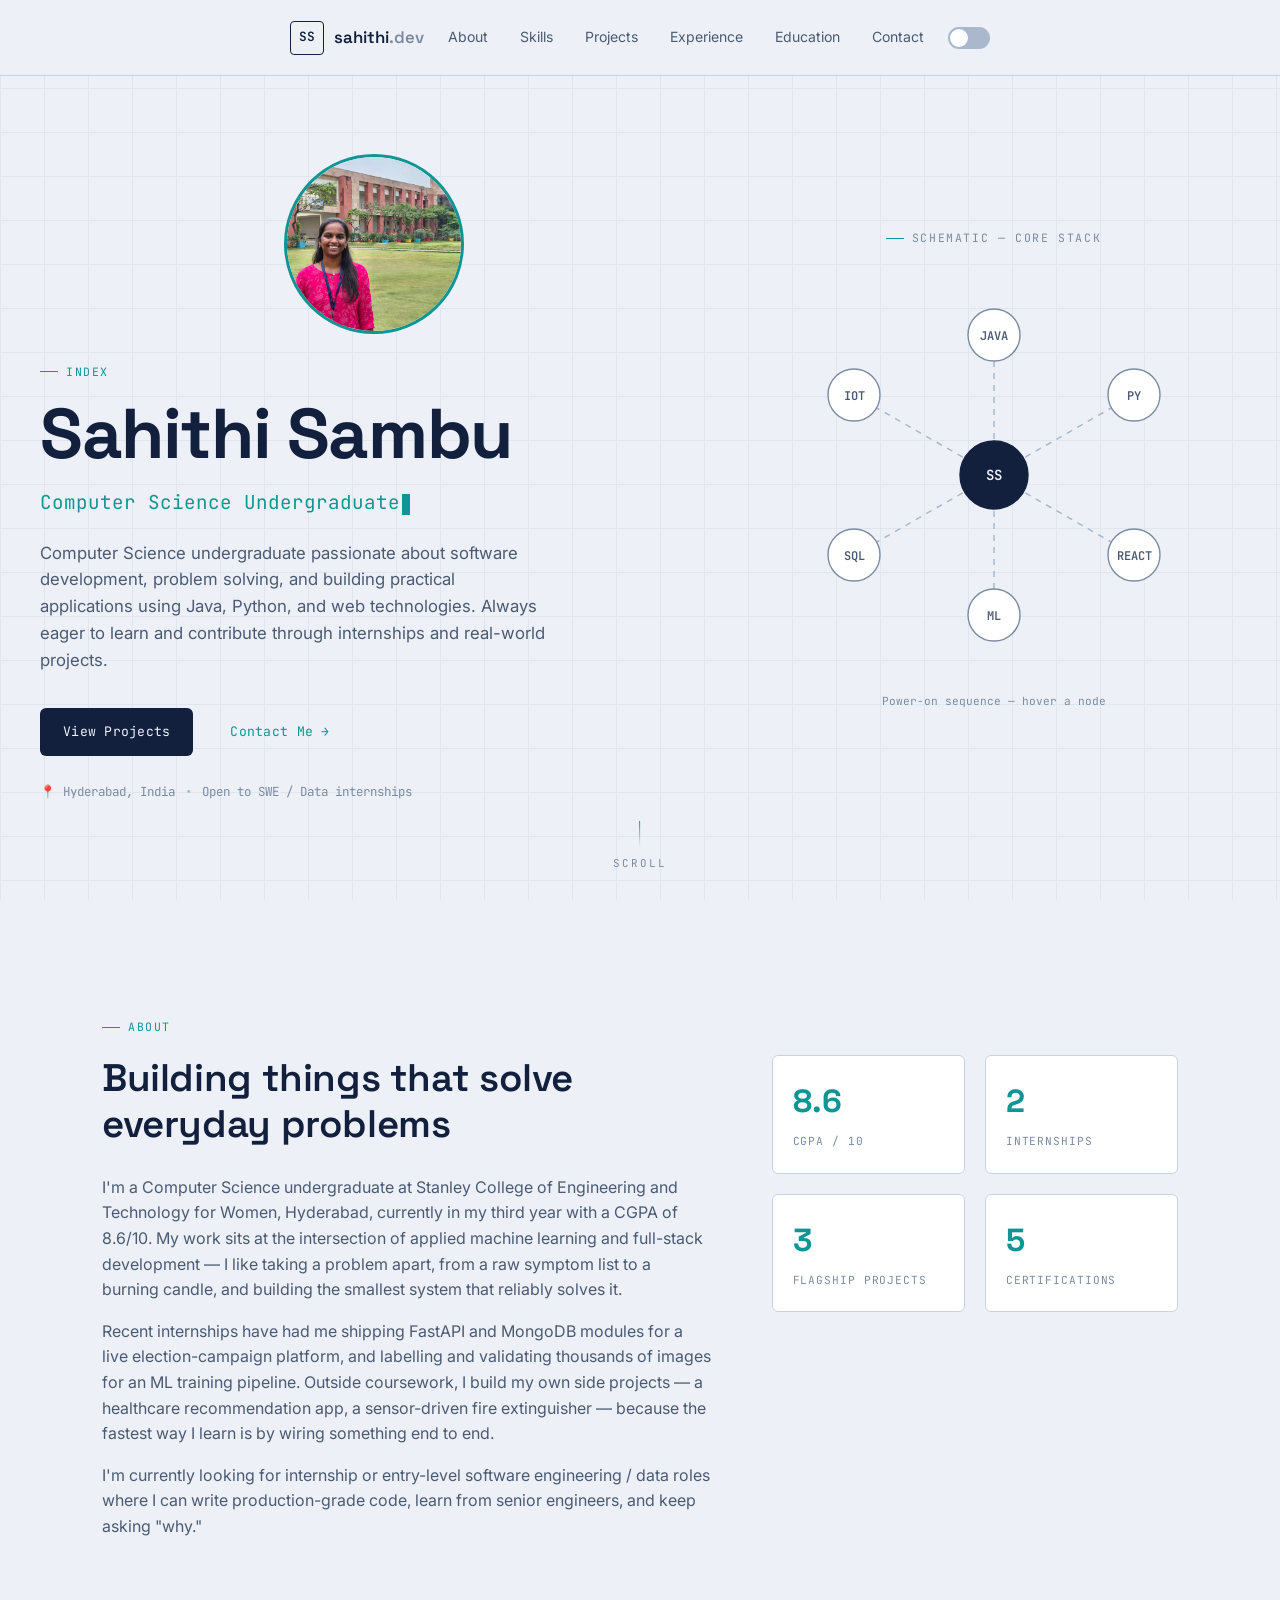
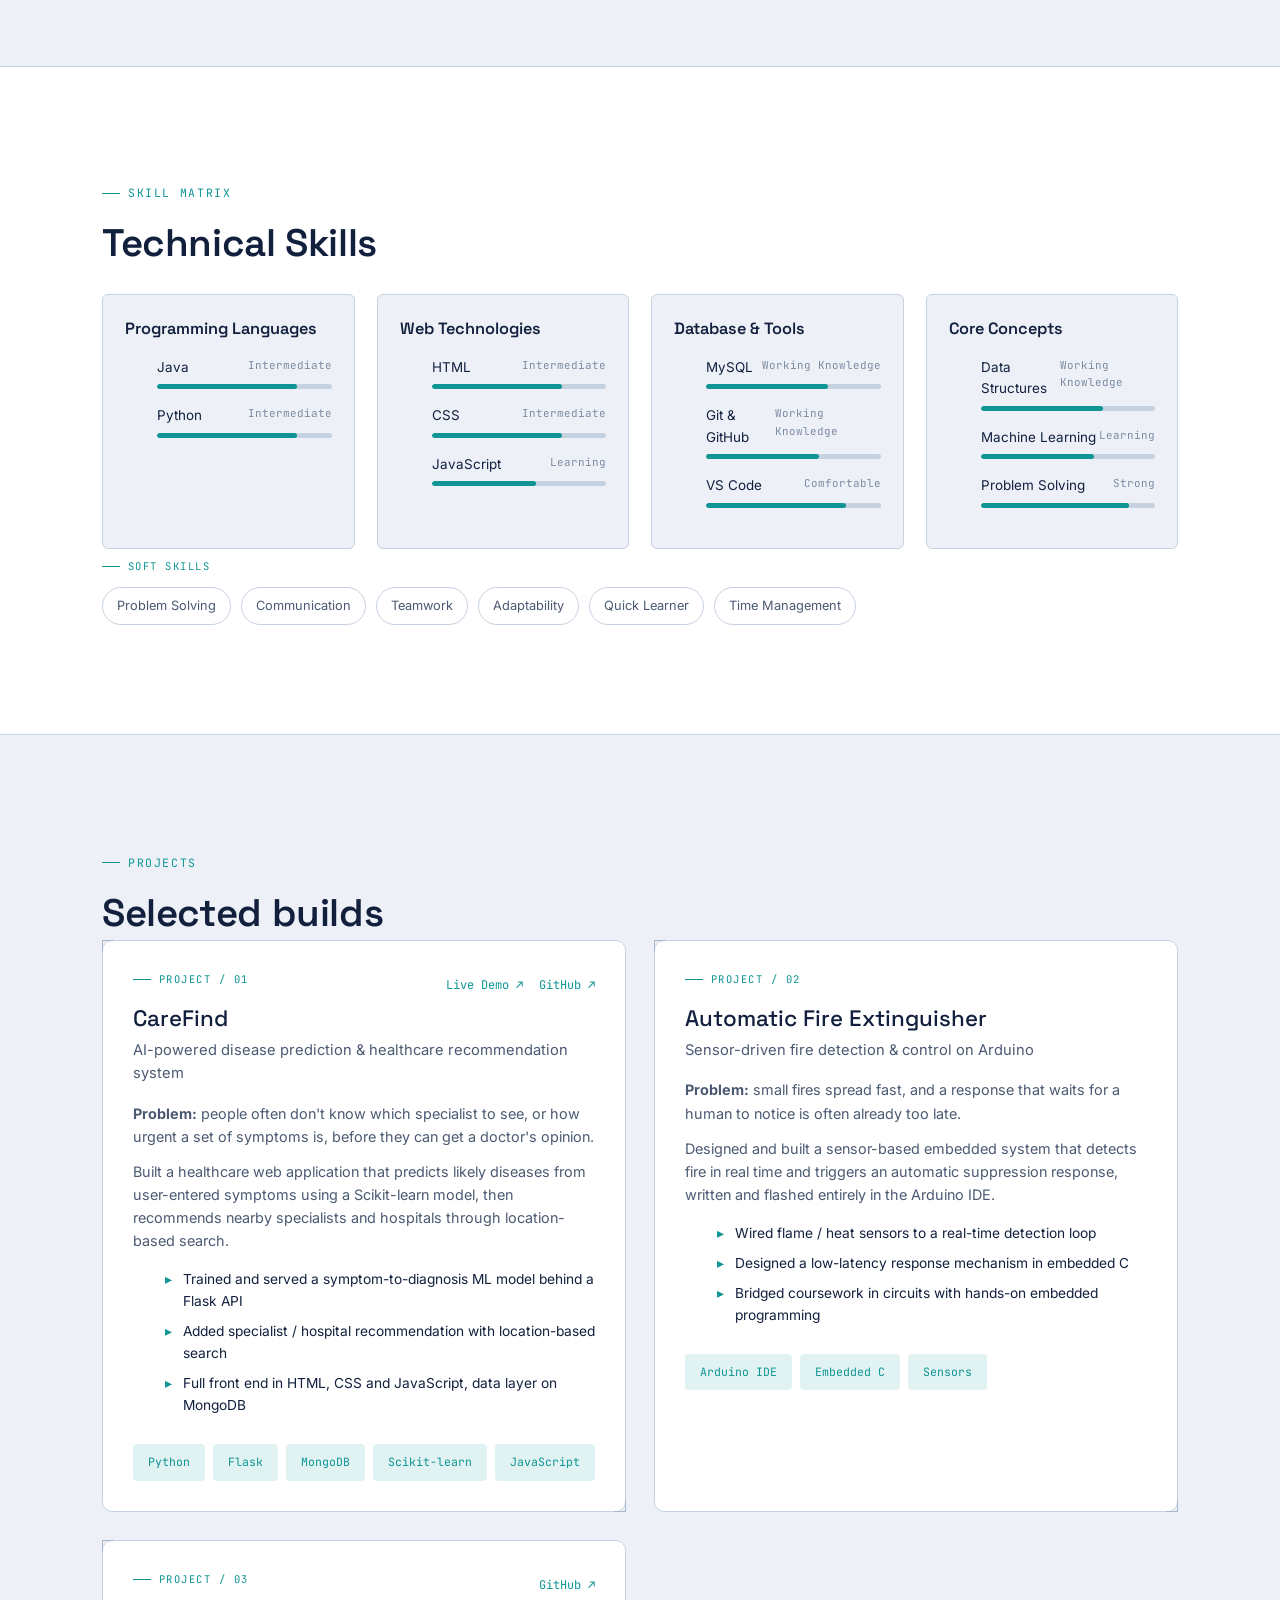
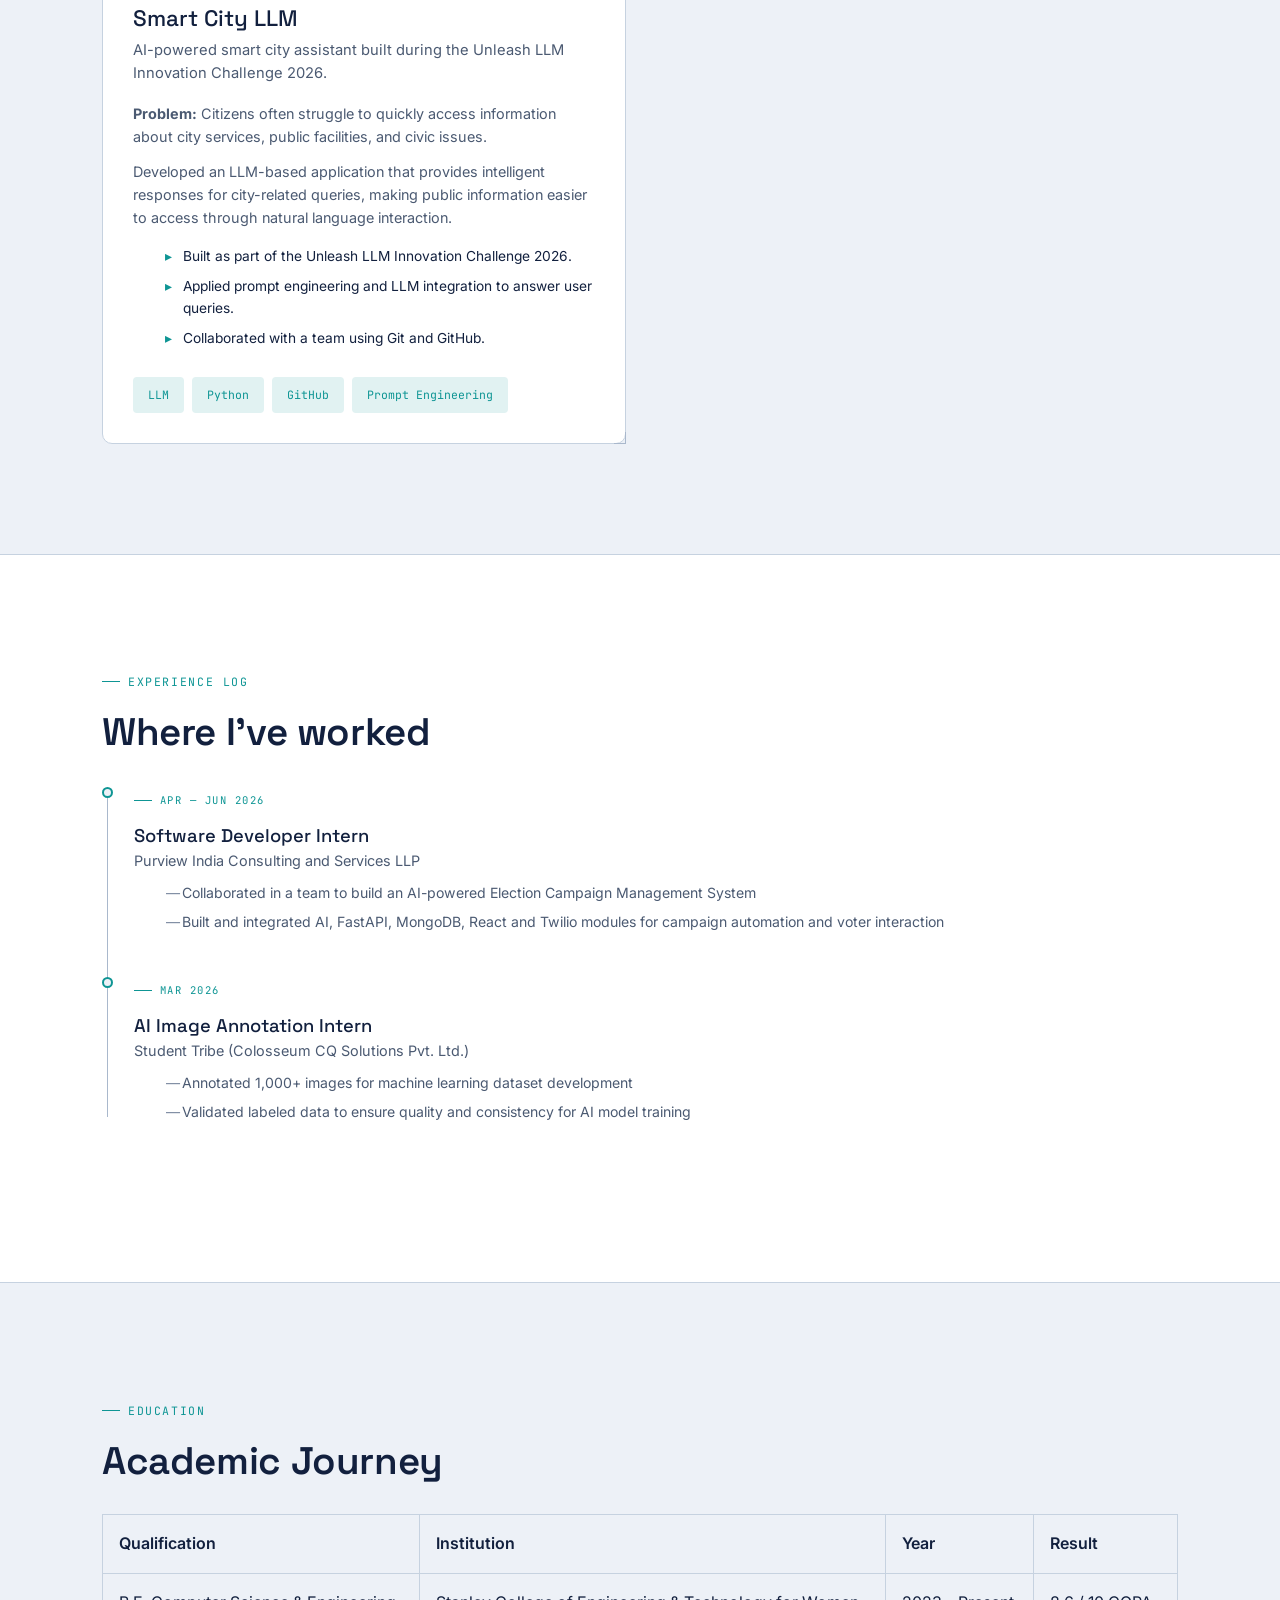
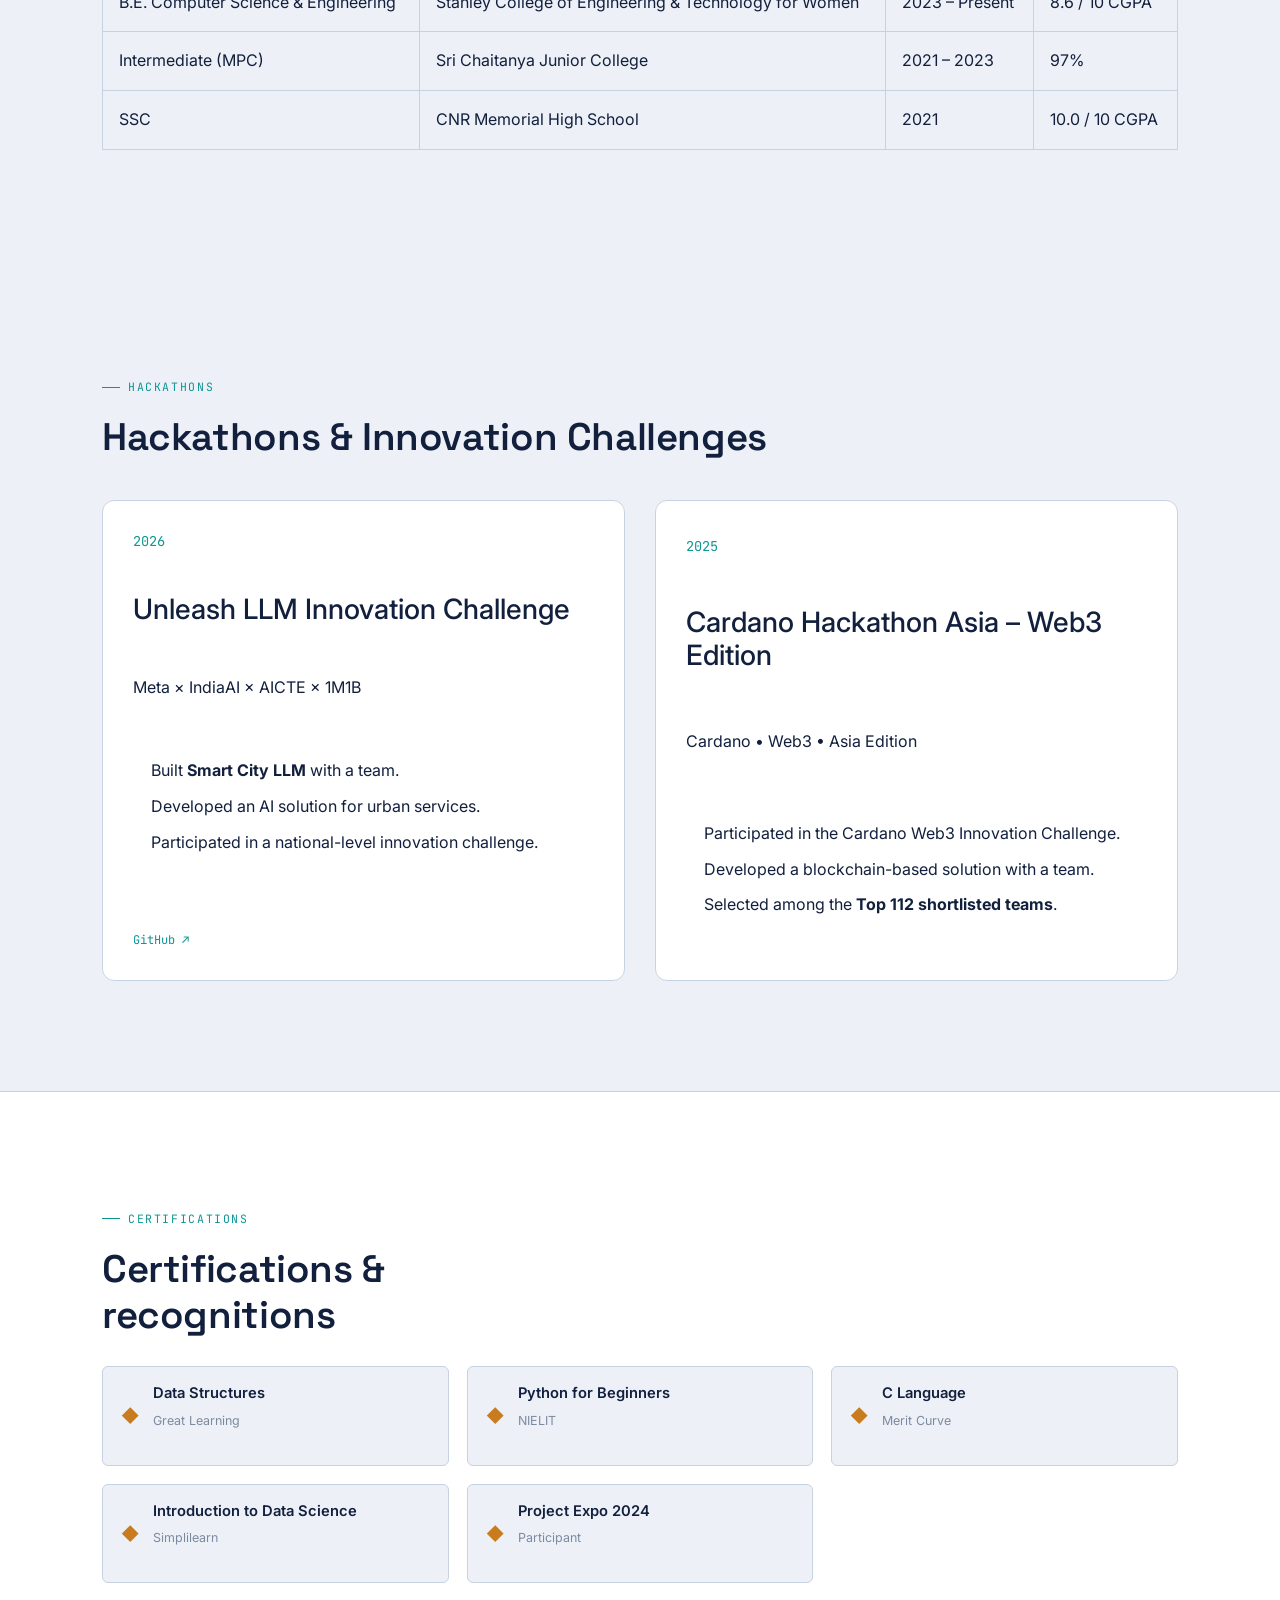
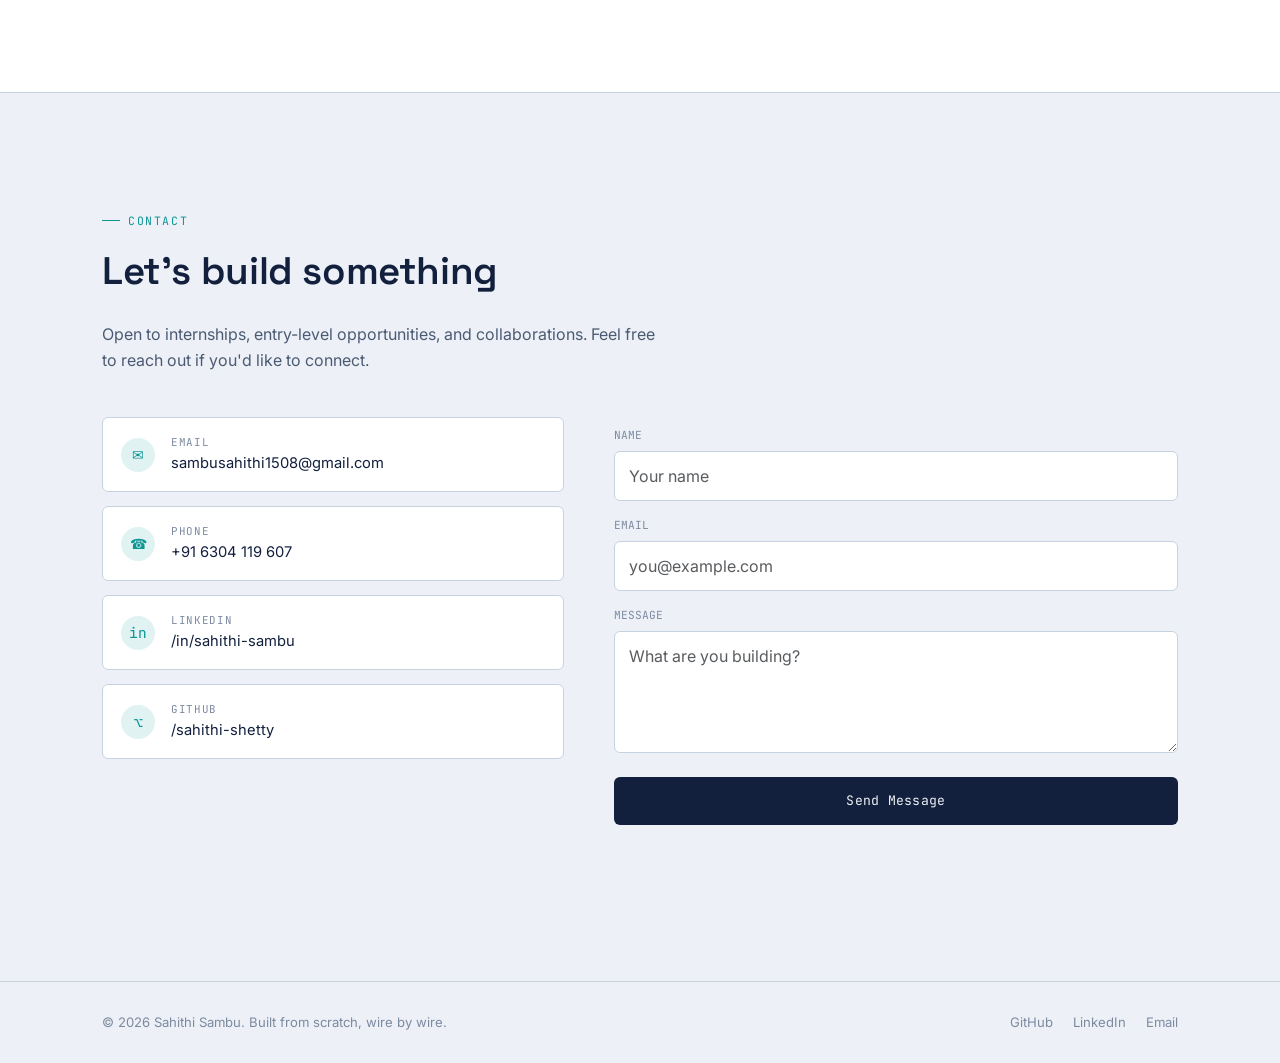
<file: index.html>
<!DOCTYPE html>
<html lang="en">
<head>
<meta charset="UTF-8">
<meta name="viewport" content="width=device-width, initial-scale=1.0">
<title>Sahithi Sambu — Computer Science Undergraduate &amp; Software Developer</title>
<meta name="description" content="Portfolio of Sahithi Sambu, a Computer Science undergraduate in Hyderabad building with Java, Python, and machine learning — from disease-prediction web apps to Arduino fire detectors.">
<meta name="keywords" content="Sahithi Sambu, Software Developer, Computer Science, Java, Python, React, Machine Learning, Hyderabad">
<meta name="author" content="Sahithi Sambu">
<meta property="og:title" content="Sahithi Sambu — Computer Science Undergraduate">
<meta property="og:description" content="Portfolio: projects, skills and experience in software development and applied ML.">
<meta property="og:type" content="website">
<link rel="icon" href="data:image/svg+xml,%3Csvg xmlns='http://www.w3.org/2000/svg' viewBox='0 0 100 100'%3E%3Crect width='100' height='100' rx='20' fill='%2312203E'/%3E%3Ctext x='50' y='66' font-family='monospace' font-size='46' font-weight='700' fill='%232FD5C8' text-anchor='middle'%3ES%3C/text%3E%3C/svg%3E">
<link rel="preconnect" href="https://fonts.googleapis.com">
<link rel="preconnect" href="https://fonts.gstatic.com" crossorigin>
<link href="https://fonts.googleapis.com/css2?family=Space+Grotesk:wght@400;500;600;700&family=Inter:wght@400;500;600&family=JetBrains+Mono:wght@400;500;600&display=swap" rel="stylesheet">
<link
  href="https://cdn.jsdelivr.net/npm/bootstrap@5.3.3/dist/css/bootstrap.min.css"
  rel="stylesheet"
>
<link rel="stylesheet" href="style.css">
</head>
<body data-theme="light">

<!-- Grid backdrop -->
<div class="blueprint-grid" aria-hidden="true"></div>

<!-- ===== NAV ===== -->
<header class="nav navbar" id="nav">
  <div class="nav-inner">
    <a href="#top" class="logo" aria-label="Sahithi Sambu — home">
      <span class="logo-mark">SS</span>
      <span class="logo-text">sahithi<span class="dim">.dev</span></span>
    </a>

    <nav class="nav-links" id="navLinks">
      <a href="#about" data-nav>About</a>
      <a href="#skills" data-nav>Skills</a>
      <a href="#projects" data-nav>Projects</a>
      <a href="#experience" data-nav>Experience</a>
      <a href="#education" data-nav>Education</a>
      <a href="#contact" data-nav>Contact</a>
    </nav>

    <div class="nav-actions">
      <button class="theme-toggle" id="themeToggle" aria-label="Toggle dark mode" title="Toggle theme">
        <span class="switch-track"><span class="switch-thumb"></span></span>
      </button>
      <button class="hamburger" id="hamburger" aria-label="Open menu" aria-expanded="false">
        <span></span><span></span><span></span>
      </button>
    </div>
  </div>
</header>

<main id="top">

  <!-- ===== HERO ===== -->
  <section class="hero" id="hero">
    <div class="hero-inner">
      <div class="hero-copy">
          <img
    src="assets/sahithi.jpeg"
    alt="Sahithi Sambu"
    class="profile-photo"
  >
        <p class="fig-label"> INDEX</p>
        <h1 class="hero-name">Sahithi&nbsp;Sambu</h1>
        <p class="hero-role">
          <span class="typed" id="typedRole"></span><span class="cursor" aria-hidden="true">&nbsp;</span>
        </p>
        <p class="hero-tagline">
          Computer Science undergraduate passionate about software development, problem solving, and building practical applications using Java, Python, and web technologies. Always eager to learn and contribute through internships and real-world projects.
        </p>
        <div class="hero-actions">
          <a href="#projects" class="btn btn-solid">View Projects</a>
          <a href="#contact" class="btn btn-ghost">Contact Me →</a>
        </div>
        <div class="hero-meta">
          <span>📍 Hyderabad, India</span>
          <span class="dot">•</span>
          <span>Open to SWE / Data internships</span>
        </div>
      </div>

      <div class="hero-diagram" aria-hidden="true">
        <p class="fig-label diagram-label">SCHEMATIC — CORE STACK</p>
        <svg id="circuitSvg" viewBox="0 0 420 420" fill="none" xmlns="http://www.w3.org/2000/svg">
          <!-- traces -->
          <g class="traces" stroke-width="1.5">
            <path class="trace" d="M210 210 L210 70" />
            <path class="trace" d="M210 210 L350 130" />
            <path class="trace" d="M210 210 L350 290" />
            <path class="trace" d="M210 210 L210 350" />
            <path class="trace" d="M210 210 L70 290" />
            <path class="trace" d="M210 210 L70 130" />
          </g>
          <!-- core -->
          <g class="node node-core">
            <circle cx="210" cy="210" r="34" />
            <text x="210" y="215" text-anchor="middle">SS</text>
          </g>
          <!-- satellites -->
          <g class="node" data-i="1"><circle cx="210" cy="70" r="26"/><text x="210" y="75" text-anchor="middle">JAVA</text></g>
          <g class="node" data-i="2"><circle cx="350" cy="130" r="26"/><text x="350" y="135" text-anchor="middle">PY</text></g>
          <g class="node" data-i="3"><circle cx="350" cy="290" r="26"/><text x="350" y="295" text-anchor="middle">REACT</text></g>
          <g class="node" data-i="4"><circle cx="210" cy="350" r="26"/><text x="210" y="355" text-anchor="middle">ML</text></g>
          <g class="node" data-i="5"><circle cx="70" cy="290" r="26"/><text x="70" y="295" text-anchor="middle">SQL</text></g>
          <g class="node" data-i="6"><circle cx="70" cy="130" r="26"/><text x="70" y="135" text-anchor="middle">IOT</text></g>
        </svg>
        <p class="diagram-caption">Power-on sequence — hover a node</p>
      </div>
    </div>
    <a href="#about" class="scroll-cue" aria-label="Scroll to About">
      <span class="scroll-line"></span> SCROLL
    </a>
  </section>

  <!-- ===== ABOUT ===== -->
  <section class="section" id="about">
    <div class="section-inner">
      <p class="fig-label"> ABOUT</p>
      <div class="about-grid">
        <div class="about-copy">
          <h2 class="section-title">Building things that solve everyday problems</h2>
          <p>
            I'm a Computer Science undergraduate at Stanley College of Engineering and Technology
            for Women, Hyderabad, currently in my third year with a CGPA of 8.6/10. My work sits at
            the intersection of applied machine learning and full-stack development — I like taking
            a problem apart, from a raw symptom list to a burning candle, and building the smallest
            system that reliably solves it.
          </p>
          <p>
            Recent internships have had me shipping FastAPI and MongoDB modules for a live
            election-campaign platform, and labelling and validating thousands of images for an ML
            training pipeline. Outside coursework, I build my own side projects — a healthcare
            recommendation app, a sensor-driven fire extinguisher — because the fastest way I learn
            is by wiring something end to end.
          </p>
          <p>
            I'm currently looking for internship or entry-level software engineering / data roles
            where I can write production-grade code, learn from senior engineers, and keep asking "why."
          </p>
        </div>
        <div class="about-readouts">
          <div class="readout">
            <span class="readout-value" data-count="8.6" data-decimal="true">0.0</span>
            <span class="readout-label">CGPA / 10</span>
          </div>
          <div class="readout">
            <span class="readout-value" data-count="2"></span>
            <span class="readout-label">Internships</span>
          </div>
          <div class="readout">
            <span class="readout-value" data-count="3">0</span>
            <span class="readout-label">Flagship Projects</span>
          </div>
          <div class="readout">
            <span class="readout-value" data-count="5">0</span>
            <span class="readout-label">Certifications</span>
          </div>
        </div>
      </div>
    </div>
  </section>

  <!-- ===== SKILLS ===== -->
  <section class="section section-alt" id="skills">
  <div class="section-inner">
    <p class="fig-label"> SKILL MATRIX</p>
    <h2 class="section-title">Technical Skills</h2>

    <div class="skills-grid">

      <!-- Languages -->
      <div class="skill-card">
        <h3>Programming Languages</h3>
        <ul class="meter-list">
          <li>
            <div class="meter-row">
              <span>Java</span>
              <span class="meter-level">Intermediate</span>
            </div>
            <div class="meter"><div class="meter-fill" style="--w:80%"></div></div>
          </li>

          <li>
            <div class="meter-row">
              <span>Python</span>
              <span class="meter-level">Intermediate</span>
            </div>
            <div class="meter"><div class="meter-fill" style="--w:80%"></div></div>
          </li>

        </ul>
      </div>

      <!-- Web -->
      <div class="skill-card">
        <h3>Web Technologies</h3>
        <ul class="meter-list">
          <li>
            <div class="meter-row">
              <span>HTML</span>
              <span class="meter-level">Intermediate</span>
            </div>
            <div class="meter"><div class="meter-fill" style="--w:75%"></div></div>
          </li>

          <li>
            <div class="meter-row">
              <span>CSS</span>
              <span class="meter-level">Intermediate</span>
            </div>
            <div class="meter"><div class="meter-fill" style="--w:75%"></div></div>
          </li>

          <li>
            <div class="meter-row">
              <span>JavaScript</span>
              <span class="meter-level">Learning</span>
            </div>
            <div class="meter"><div class="meter-fill" style="--w:60%"></div></div>
          </li>
        </ul>
      </div>

      <!-- Database & Tools -->
      <div class="skill-card">
        <h3>Database & Tools</h3>
        <ul class="meter-list">
          <li>
            <div class="meter-row">
              <span>MySQL</span>
              <span class="meter-level">Working Knowledge</span>
            </div>
            <div class="meter"><div class="meter-fill" style="--w:70%"></div></div>
          </li>

          <li>
            <div class="meter-row">
              <span>Git & GitHub</span>
              <span class="meter-level">Working Knowledge</span>
            </div>
            <div class="meter"><div class="meter-fill" style="--w:65%"></div></div>
          </li>

          <li>
            <div class="meter-row">
              <span>VS Code</span>
              <span class="meter-level">Comfortable</span>
            </div>
            <div class="meter"><div class="meter-fill" style="--w:80%"></div></div>
          </li>
        </ul>
      </div>

      <!-- Core Concepts -->
      <div class="skill-card">
        <h3>Core Concepts</h3>
        <ul class="meter-list">
          <li>
            <div class="meter-row">
              <span>Data Structures</span>
              <span class="meter-level">Working Knowledge</span>
            </div>
            <div class="meter"><div class="meter-fill" style="--w:70%"></div></div>
          </li>

          <li>
            <div class="meter-row">
              <span>Machine Learning</span>
              <span class="meter-level">Learning</span>
            </div>
            <div class="meter"><div class="meter-fill" style="--w:65%"></div></div>
          </li>

          <li>
            <div class="meter-row">
              <span>Problem Solving</span>
              <span class="meter-level">Strong</span>
            </div>
            <div class="meter"><div class="meter-fill" style="--w:85%"></div></div>
          </li>
        </ul>
      </div>

    </div>

    <div class="soft-skills">
      <span class="fig-label small">SOFT SKILLS</span>

      <div class="chip-row">
        <span class="chip">Problem Solving</span>
        <span class="chip">Communication</span>
        <span class="chip">Teamwork</span>
        <span class="chip">Adaptability</span>
        <span class="chip">Quick Learner</span>
        <span class="chip">Time Management</span>
      </div>
    </div>

  </div>
</section>
  <!-- ===== PROJECTS ===== -->
  <section class="section" id="projects">
    <div class="section-inner">
      <p class="fig-label">PROJECTS</p>
      <h2 class="section-title">Selected builds</h2>
      <div class="project-grid row g-4">

        <article class="project-card card col-12 col-md-6">
          <div class="project-card-top">
    <span class="fig-label small">PROJECT / 01</span>

    <div class="project-links">
        <a href="https://carefind.onrender.com/" target="_blank" rel="noopener">
            Live Demo ↗
        </a>

        <a href="https://github.com/sahithi-shetty/CareFind" target="_blank" rel="noopener">
            GitHub ↗
        </a>
    </div>
</div> <!-- THIS WAS MISSING -->
          <h3>CareFind</h3>
          <p class="project-sub">AI-powered disease prediction &amp; healthcare recommendation system</p>
          <p class="project-problem">
            <strong>Problem:</strong> people often don't know which specialist to see, or how urgent
            a set of symptoms is, before they can get a doctor's opinion.
          </p>
          <p class="project-detail">
            Built a healthcare web application that predicts likely diseases from user-entered
            symptoms using a Scikit-learn model, then recommends nearby specialists and hospitals
            through location-based search.
          </p>
          <ul class="project-achievements">
            <li>Trained and served a symptom-to-diagnosis ML model behind a Flask API</li>
            <li>Added specialist / hospital recommendation with location-based search</li>
            <li>Full front end in HTML, CSS and JavaScript, data layer on MongoDB</li>
          </ul>
          <div class="tech-row">
            <span class="chip mono">Python</span><span class="chip mono">Flask</span>
            <span class="chip mono">MongoDB</span><span class="chip mono">Scikit-learn</span>
            <span class="chip mono">JavaScript</span>
          </div>
        </article>

        <article class="project-card card col-12 col-md-6">
          <div class="project-card-top">
            <span class="fig-label small">PROJECT / 02</span>
            <div class="project-links">
            </div>
          </div>
          <h3>Automatic Fire Extinguisher</h3>
          <p class="project-sub">Sensor-driven fire detection &amp; control on Arduino</p>
          <p class="project-problem">
            <strong>Problem:</strong> small fires spread fast, and a response that waits for a human
            to notice is often already too late.
          </p>
          <p class="project-detail">
            Designed and built a sensor-based embedded system that detects fire in real time and
            triggers an automatic suppression response, written and flashed entirely in the Arduino
            IDE.
          </p>
          <ul class="project-achievements">
            <li>Wired flame / heat sensors to a real-time detection loop</li>
            <li>Designed a low-latency response mechanism in embedded C</li>
            <li>Bridged coursework in circuits with hands-on embedded programming</li>
          </ul>
          <div class="tech-row">
            <span class="chip mono">Arduino IDE</span><span class="chip mono">Embedded C</span>
            <span class="chip mono">Sensors</span>
          </div>
        </article>
        <article class="project-card card col-12 col-md-6">
  <div class="project-card-top">
    <span class="fig-label small">PROJECT / 03</span>

    <div class="project-links">
      <a href="https://github.com/sahithi-shetty/smart-city-llm" target="_blank" rel="noopener">
        GitHub ↗
      </a>
    </div>
  </div>

  <h3>Smart City LLM</h3>

  <p class="project-sub">
    AI-powered smart city assistant built during the Unleash LLM Innovation Challenge 2026.
  </p>

  <p class="project-problem">
    <strong>Problem:</strong> Citizens often struggle to quickly access information about city services, public facilities, and civic issues.
  </p>

  <p class="project-detail">
    Developed an LLM-based application that provides intelligent responses for city-related queries, making public information easier to access through natural language interaction.
  </p>

  <ul class="project-achievements">
    <li>Built as part of the Unleash LLM Innovation Challenge 2026.</li>
    <li>Applied prompt engineering and LLM integration to answer user queries.</li>
    <li>Collaborated with a team using Git and GitHub.</li>
  </ul>

  <div class="tech-row">
    <span class="chip mono">LLM</span>
    <span class="chip mono">Python</span>
    <span class="chip mono">GitHub</span>
    <span class="chip mono">Prompt Engineering</span>
  </div>
</article>

      </div>
    </div>
  </section>

  <!-- ===== EXPERIENCE ===== -->
  <section class="section section-alt" id="experience">
    <div class="section-inner">
      <p class="fig-label">EXPERIENCE LOG</p>
      <h2 class="section-title">Where I've worked</h2>

      <div class="timeline">
        <div class="timeline-item">
          <div class="timeline-dot"></div>
          <div class="timeline-content">
            <span class="fig-label small">APR — JUN 2026</span>
            <h3>Software Developer Intern</h3>
            <p class="timeline-org">Purview India Consulting and Services LLP</p>
            <ul>
              <li>Collaborated in a team to build an AI-powered Election Campaign Management System</li>
              <li>Built and integrated AI, FastAPI, MongoDB, React and Twilio modules for campaign automation and voter interaction</li>
            </ul>
          </div>
        </div>

        <div class="timeline-item">
          <div class="timeline-dot"></div>
          <div class="timeline-content">
            <span class="fig-label small">MAR 2026</span>
            <h3>AI Image Annotation Intern</h3>
            <p class="timeline-org">Student Tribe (Colosseum CQ Solutions Pvt. Ltd.)</p>
            <ul>
              <li>Annotated 1,000+ images for machine learning dataset development</li>
              <li>Validated labeled data to ensure quality and consistency for AI model training</li>
            </ul>
          </div>
        </div>
    </div>
  </section>

  <!-- ===== EDUCATION ===== -->
  <section class="section" id="education">
  <div class="section-inner">
    <p class="fig-label"> EDUCATION</p>
    <h2 class="section-title">Academic Journey</h2>

    <div class="education-grid">

    
      <!-- Education Table -->
<div class="table-responsive mt-5">
  <table class="table table-bordered table-hover align-middle">
    <thead>
      <tr>
        <th scope="col">Qualification</th>
        <th scope="col">Institution</th>
        <th scope="col">Year</th>
        <th scope="col">Result</th>
      </tr>
    </thead>

    <tbody>
      <tr>
        <td>B.E. Computer Science & Engineering</td>
        <td>Stanley College of Engineering & Technology for Women</td>
        <td>2023 – Present</td>
        <td>8.6 / 10 CGPA</td>
      </tr>

      <tr>
        <td>Intermediate (MPC)</td>
        <td>Sri Chaitanya Junior College</td>
        <td>2021 – 2023</td>
        <td>97%</td>
      </tr>

      <tr>
        <td>SSC</td>
        <td>CNR Memorial High School</td>
        <td>2021</td>
        <td>10.0 / 10 CGPA</td>
      </tr>
    </tbody>
  </table>
</div>

    </div>
  </div>
</section>

 <!-- ===== HACKATHONS ===== -->
<section class="section" id="hackathons">
  <div class="section-inner">
    <p class="fig-label"> HACKATHONS</p>

    <h2 class="section-title">Hackathons & Innovation Challenges</h2>

    <div class="education-grid">

      <!-- Hackathon 1 -->
      <article class="edu-card">
        <span class="edu-year">2026</span>

        <h3>Unleash LLM Innovation Challenge</h3>

        <p class="edu-school">
          Meta × IndiaAI × AICTE × 1M1B
        </p>

        <ul>
          <li>Built <strong>Smart City LLM</strong> with a team.</li>
          <li>Developed an AI solution for urban services.</li>
          <li>Participated in a national-level innovation challenge.</li>
        </ul>

        <div class="project-links">
          <a href="YOUR_GITHUB_LINK" target="_blank">GitHub ↗</a>
        </div>
      </article>

      <!-- Hackathon 2 -->
      <article class="edu-card">
        <span class="edu-year">2025</span>

        <h3>Cardano Hackathon Asia – Web3 Edition</h3>

        <p class="edu-school">
          Cardano • Web3 • Asia Edition
        </p>

        <ul>
          <li>Participated in the Cardano Web3 Innovation Challenge.</li>
          <li>Developed a blockchain-based solution with a team.</li>
          <li>Selected among the <strong>Top 112 shortlisted teams</strong>.</li>
        </ul>

        
      </article>

    </div>
  </div>
</section>
  <!-- ===== CERTIFICATIONS ===== -->
  <section class="section section-alt" id="certifications">
    <div class="section-inner">
      <p class="fig-label"> CERTIFICATIONS</p>
      <h2 class="section-title">Certifications &amp; recognitions</h2>
      <div class="cert-grid">
        <div class="cert-badge"><span class="cert-icon">◆</span><div><h4>Data Structures</h4><p>Great Learning</p></div></div>
        <div class="cert-badge"><span class="cert-icon">◆</span><div><h4>Python for Beginners</h4><p>NIELIT</p></div></div>
        <div class="cert-badge"><span class="cert-icon">◆</span><div><h4>C Language</h4><p>Merit Curve</p></div></div>
        <div class="cert-badge"><span class="cert-icon">◆</span><div><h4>Introduction to Data Science</h4><p>Simplilearn</p></div></div>
        <div class="cert-badge"><span class="cert-icon">◆</span><div><h4>Project Expo 2024</h4><p>Participant</p></div></div>
      </div>
    </div>
  </section>

  <!-- ===== CONTACT ===== -->
  <section class="section contact-section" id="contact">
    <div class="section-inner">
      <p class="fig-label"> CONTACT</p>
      <h2 class="section-title">Let's build something</h2>
      <p class="contact-intro">
        Open to internships, entry-level opportunities, and collaborations. Feel free to reach out if you'd like to connect.
      </p>

      <div class="contact-grid">
        <div class="contact-links">
          <a class="contact-link" href="mailto:sambusahithi1508@gmail.com">
            <span class="contact-icon">✉</span>
            <span><span class="contact-label">Email</span><span class="contact-value">sambusahithi1508@gmail.com</span></span>
          </a>
          <a class="contact-link" href="tel:+916304119607">
            <span class="contact-icon">☎</span>
            <span><span class="contact-label">Phone</span><span class="contact-value">+91 6304 119 607</span></span>
          </a>
          <a class="contact-link" href="https://linkedin.com/in/sahithi-sambu" target="_blank" rel="noopener">
            <span class="contact-icon">in</span>
            <span><span class="contact-label">LinkedIn</span><span class="contact-value">/in/sahithi-sambu</span></span>
          </a>
          <a class="contact-link" href="https://github.com/sahithi-shetty" target="_blank" rel="noopener">
            <span class="contact-icon">⌥</span>
            <span><span class="contact-label">GitHub</span><span class="contact-value">/sahithi-shetty</span></span>
          </a>
        </div>

        <form class="contact-form" id="contactForm">

  <label for="cf-name">Name</label>
  <input
    type="text"
    id="cf-name"
    name="name"
    class="form-control"
    required
    placeholder="Your name"
  >

  <label for="cf-email">Email</label>
  <input
    type="email"
    id="cf-email"
    name="email"
    class="form-control"
    required
    placeholder="you@example.com"
  >

  <label for="cf-message">Message</label>
  <textarea
    id="cf-message"
    name="message"
    class="form-control"
    rows="4"
    required
    placeholder="What are you building?"
  ></textarea>

  <button
    type="submit"
    class="btn btn-solid full-width"
  >
    Send Message
  </button>

  <p class="form-note" id="formNote"></p>

</form>
      </div>
    </div>
  </section>

</main>

<footer class="footer">
  <div class="footer-inner">
    <span>© 2026 Sahithi Sambu. Built from scratch, wire by wire.</span>
    <div class="footer-social">
      <a href="https://github.com/sahithi-shetty" target="_blank" rel="noopener" aria-label="GitHub">GitHub</a>
      <a href="https://linkedin.com/in/sahithi-sambu" target="_blank" rel="noopener" aria-label="LinkedIn">LinkedIn</a>
      <a href="mailto:sambusahithi1508@gmail.com" aria-label="Email">Email</a>
    </div>
  </div>
</footer>

<button class="scroll-top" id="scrollTop" aria-label="Scroll to top">↑</button>
<!-- Bootstrap JavaScript -->
<script
  src="https://cdn.jsdelivr.net/npm/bootstrap@5.3.3/dist/js/bootstrap.bundle.min.js">
</script>
<script src="script.js"></script>
</body>
</html>
</file>
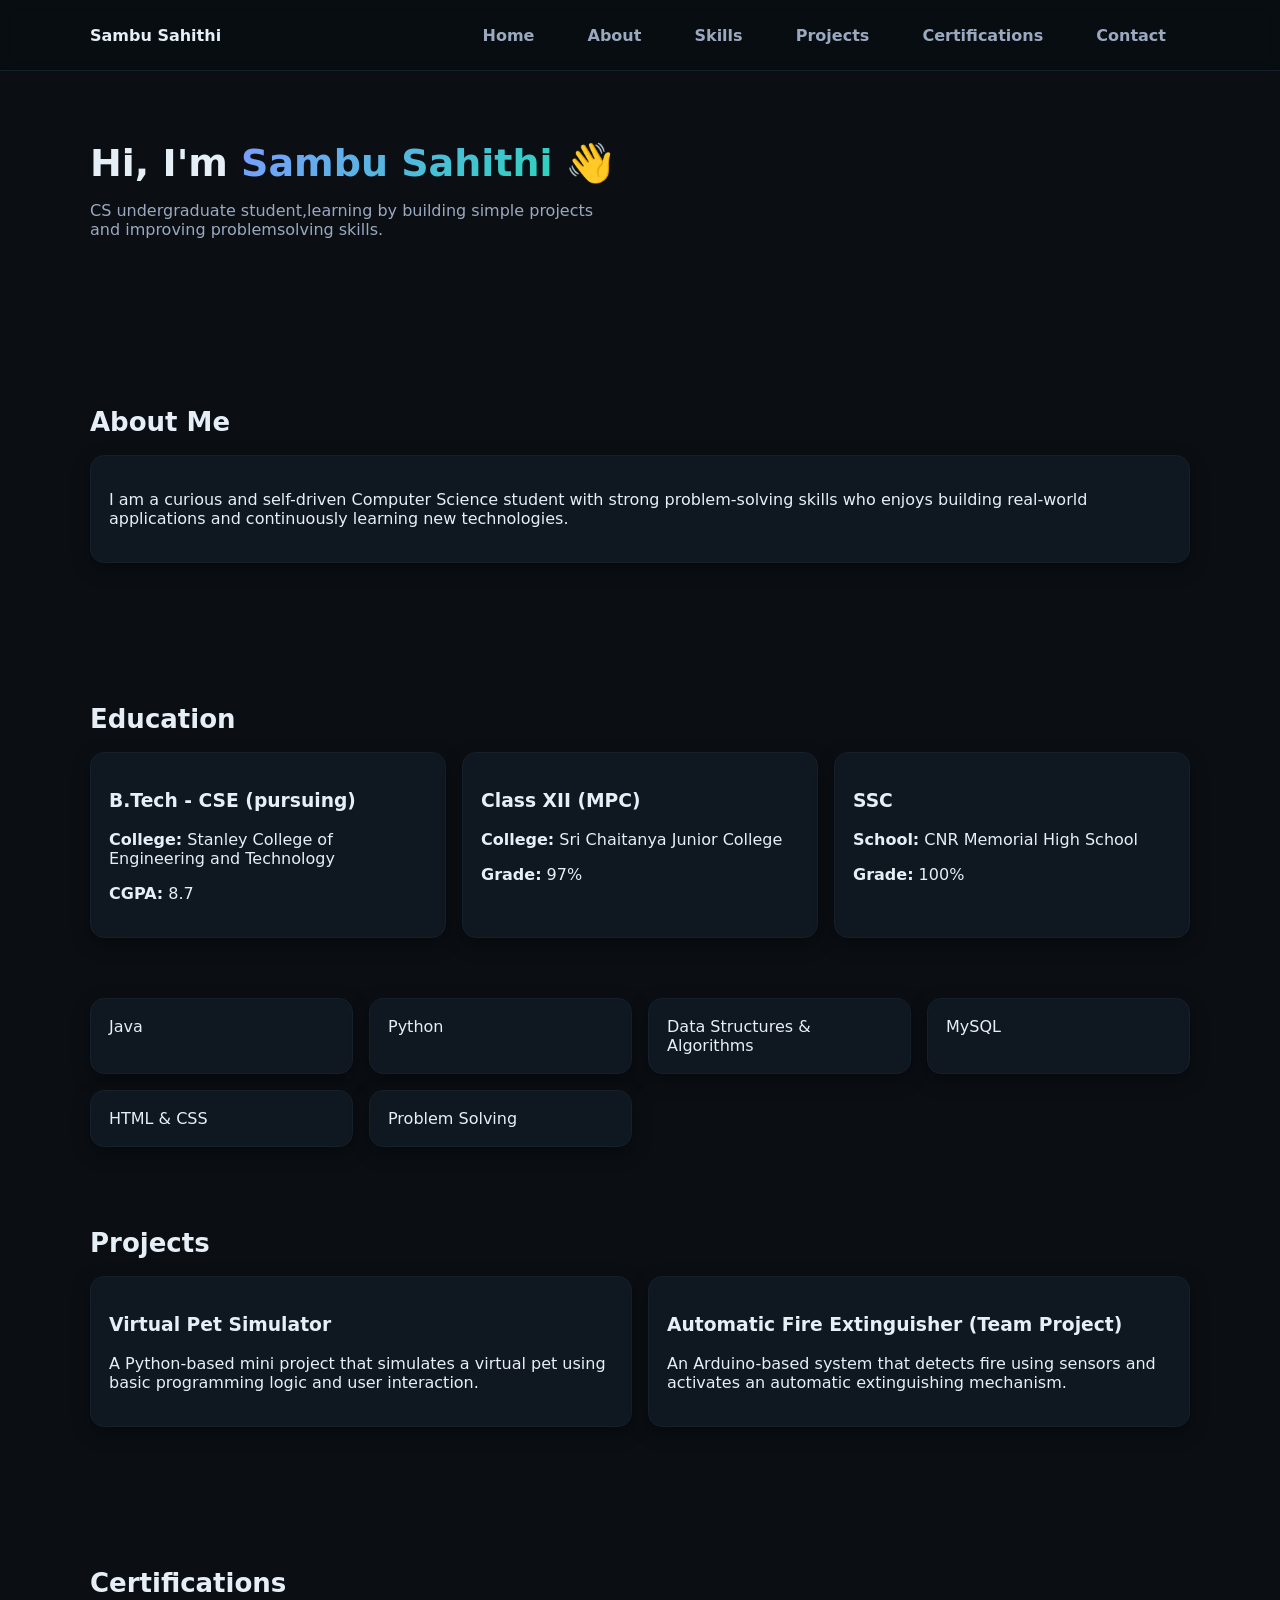
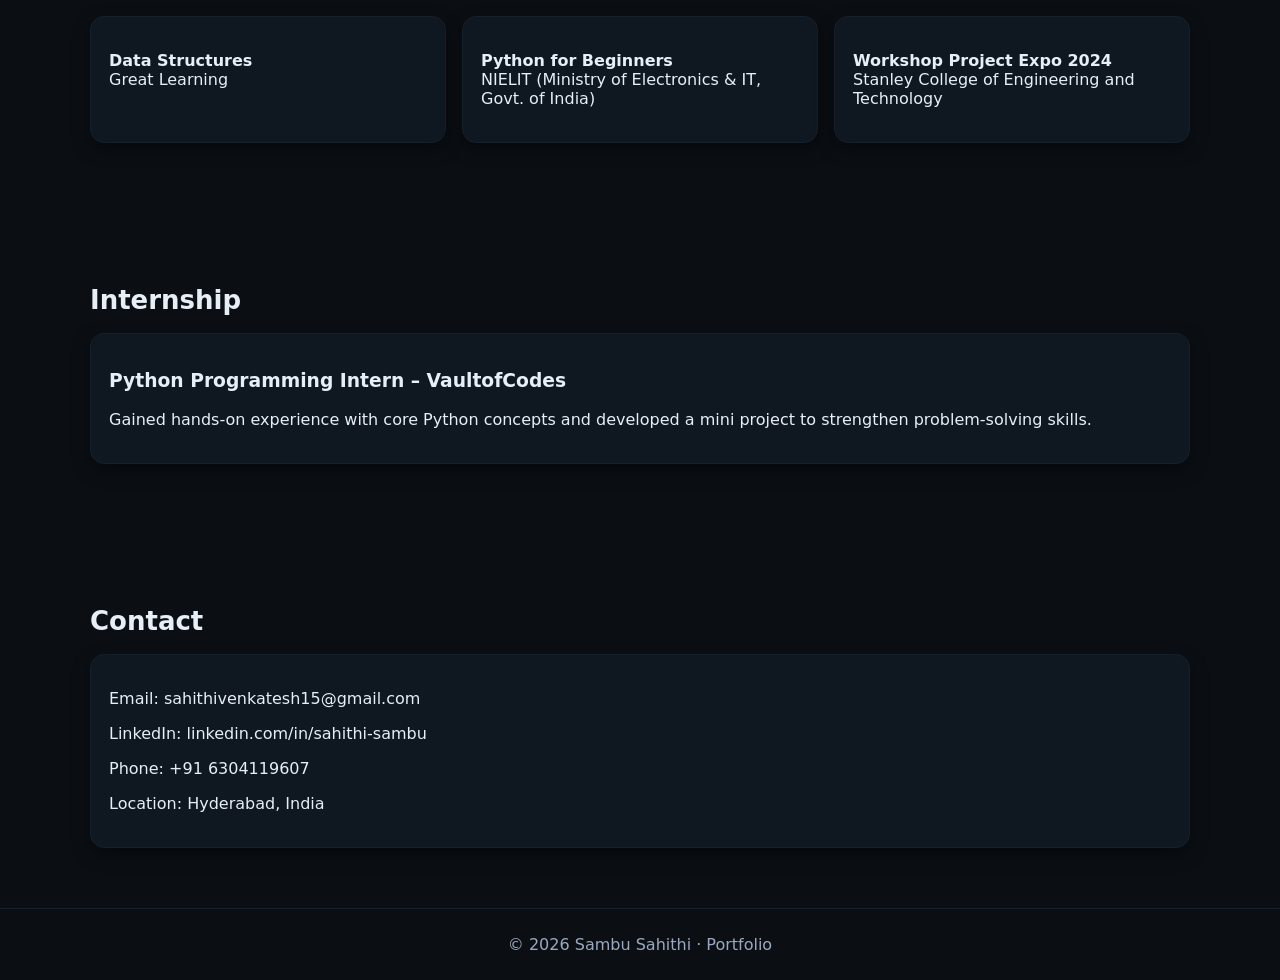
<file: sahithi.html>
<!DOCTYPE html>
<html lang="en">
<head>
  <meta charset="utf-8" />
  <meta name="viewport" content="width=device-width, initial-scale=1" />
  <title>Sambu Sahithi – Portfolio</title>
  <meta name="description" content="Portfolio of Sambu Sahithi, B.Tech student and Python learner." />

  <style>
    :root {
      --bg: #0b0f14;
      --panel: #0f1720;
      --text: #e6eef6;
      --muted: #9aa9c0;
      --accent: linear-gradient(135deg,#7c9cff,#2bd4bd);
      --border: #16202b;
      --radius: 14px;
      --shadow: 0 10px 30px rgba(2,8,23,.6);
      font-family: Inter, system-ui, -apple-system, Segoe UI, Roboto, Arial;
    }

    * { box-sizing: border-box; }
    body { margin:0; background:var(--bg); color:var(--text); }
    a { color:inherit; text-decoration:none; }
    .container { width:min(1100px,94%); margin:auto; }

    /* HEADER */
    header { position:sticky; top:0; z-index:100; backdrop-filter:blur(6px); background:rgba(8,12,18,.6); border-bottom:1px solid var(--border); }
    .header-inner { height:70px; display:flex; align-items:center; justify-content:space-between; }
    nav a { margin:0 14px; color:var(--muted); font-weight:600; padding:8px 10px; border-radius:8px; }
    nav a:hover { background:rgba(255,255,255,.04); color:var(--text); }

    /* HERO */
    .hero { display:grid; grid-template-columns:1.2fr .8fr; gap:30px; padding:70px 0; }
    .hero h1 { font-size:38px; margin:0 0 10px; }
    .accent { background:var(--accent); -webkit-background-clip:text; color:transparent; font-weight:800; }
    .lead { color:var(--muted); max-width:520px; }

    .meta { list-style:none; padding:0; margin:18px 0; display:flex; gap:14px; flex-wrap:wrap; color:var(--muted); }

    .cta { display:flex; gap:12px; flex-wrap:wrap; }

    /* BUTTONS */
    .btn { padding:10px 16px; border-radius:10px; background:var(--panel); border:1px solid var(--border); font-weight:600; }
    .btn.primary { background:linear-gradient(135deg,#7c9cff,#2bd4bd); color:#020617; }
    .btn.ghost { background:transparent; color:var(--muted); }

    /* PROFILE */
    .profile { background:var(--panel); border:1px solid var(--border); border-radius:18px; padding:22px; text-align:center; box-shadow:var(--shadow); }
    .avatar { width:150px; height:150px; border-radius:50%; object-fit:cover; border:3px solid #2bd4bd; margin-bottom:14px; }

    /* SECTIONS */
    section { padding:60px 0; }
    h2 { margin-bottom:18px; font-size:26px; }

    .grid { display:grid; gap:16px; }
    .grid-3 { grid-template-columns:repeat(auto-fit,minmax(240px,1fr)); }

    .card { background:var(--panel); border:1px solid var(--border); border-radius:14px; padding:18px; box-shadow:0 6px 18px rgba(0,0,0,.45); }

    footer { border-top:1px solid var(--border); text-align:center; padding:26px 0; color:var(--muted); }

    @media(max-width:900px){
      .hero{grid-template-columns:1fr; text-align:center;}
      .cta{justify-content:center;}
      nav{display:none;}
    }
  #typewriter{white-space:nowrap;}@keyframes blink{0%,50%{opacity:1}51%,100%{opacity:0}}.caret{display:inline-block;width:2px;height:1.1em;background:linear-gradient(180deg,#7c9cff,#2bd4bd);margin-left:6px;vertical-align:middle;animation:blink 1s infinite;} .cert-img{width:100%;border-radius:10px;margin-bottom:8px;}
</style>
</head>
<body>

<header>
  <div class="container header-inner">
    <strong>Sambu Sahithi</strong>
    <nav>
      <a href="#home">Home</a>
      <a href="#about">About</a>
      <a href="#skills">Skills</a>
      <a href="#projects">Projects</a>
      <a href="#certs">Certifications</a>
      <a href="#contact">Contact</a>
    </nav>
  </div>
</header>

<main class="container">

  <!-- HOME / HERO -->
  <section id="home" class="hero">
    <div>
      <h1>Hi, I'm <span class="accent"><span id="typewriter"></span></span> 👋</h1>
      <p class="lead">CS undergraduate student,learning by building simple projects and improving problemsolving skills.</p>

    
  </section>

  <!-- ABOUT -->
  <section id="about">
    <h2>About Me</h2>
    <div class="card">
      <p>
        I am a curious and self-driven Computer Science student with strong problem-solving skills who enjoys building real-world applications and continuously learning new technologies.
      </p>
    </div>
  </section>

  <!-- EDUCATION -->
  <section id="education">
  <h2>Education</h2>
  <div class="grid grid-3">

    <div class="card">
      <h3>B.Tech - CSE (pursuing)</h3>
      <p><strong>College:</strong> Stanley College of Engineering and Technology</p>
      <p><strong>CGPA:</strong> 8.7</p>

    </div>

    <div class="card">
      <h3>Class XII (MPC)</h3>
      <p><strong>College:</strong> Sri Chaitanya Junior College</p>
      <p><strong>Grade:</strong> 97%</p>
    </div>

    <div class="card">
      <h3>SSC</h3>
      <p><strong>School:</strong> CNR Memorial High School</p>
      <p><strong>Grade:</strong> 100%</p>
    </div>

  </div>
</section>

  <!-- SKILLS 
  <section id="skills">
    <h2>Skills</h2>
    <div class="grid grid-3">
      <div class="card">Java</div>
      <div class="card">Python</div>
      <div class="card">Logical Thinking</div>
      <div class="card">Problem Solving</div>
      <div class="card">HTML & CSS (Basics)</div>
      <div class="card">Willingness to Learn</div>
    </div>
  </section> -->
  <div class="grid grid-3">
  <div class="card">Java</div>
  <div class="card">Python</div>
  <div class="card">Data Structures & Algorithms</div>
  <div class="card">MySQL</div>
  <div class="card">HTML & CSS</div>
  <div class="card">Problem Solving</div>
</div>


  <!-- PROJECTS -->
<section id="projects">
  <h2>Projects</h2>
  <div class="grid grid-3">

    <div class="card">
      <h3>Virtual Pet Simulator</h3>
      <p>
        A Python-based mini project that simulates a virtual pet using basic programming logic and user interaction.
      </p>
    </div>

    <div class="card">
      <h3>Automatic Fire Extinguisher (Team Project)</h3>
      <p>
        An Arduino-based system that detects fire using sensors and activates an automatic extinguishing mechanism.
      </p>
    </div>

  </div>
</section>


  <!-- CERTIFICATIONS 
  <section id="certs">
  <h2>Certifications</h2>
  <div class="grid grid-3">
    <div class="card"><p><strong>Python for Beginners</strong><br>NIELIT, Govt. of India (2026)</p></div>
    <div class="card"><p><strong>Upcoming Certification</strong><br>Data / Software Domain</p></div>
  </div>
</section> -->
<!-- CERTIFICATIONS -->
<section id="certs">
  <h2>Certifications</h2>

  <div class="grid grid-3">
    <div class="card">
      <p><strong>Data Structures</strong><br>Great Learning</p>
    </div>

    <div class="card">
      <p>
        <strong>Python for Beginners</strong><br>
        NIELIT (Ministry of Electronics & IT, Govt. of India)
      </p>
    </div>


    <div class="card">
      <p><strong>Workshop Project Expo 2024</strong><br>
    Stanley College of Engineering and Technology</p>
    </div>
  </div>
</section>
<!-- internship-->
<section id="internship">
  <h2>Internship</h2>
  <div class="card">
    <h3>Python Programming Intern – VaultofCodes</h3>
    <p>
      Gained hands-on experience with core Python concepts and developed a mini project to strengthen problem-solving skills.
    </p>
  </div>
</section>


  <!-- CONTACT -->
  <section id="contact">
    <h2>Contact</h2>
    <div class="card">
      <p>Email: <a href="mailto:yourmail@gmail.com">sahithivenkatesh15@gmail.com</a></p>
       <p>LinkedIn:<a href="https://www.linkedin.com/in/sahithi-sambu" target="_blank" rel="noopener"> linkedin.com/in/sahithi-sambu</a>
      <p>Phone: <a href="tel:+916304119607">+91 6304119607</a></p>
        <p>Location: Hyderabad, India</p>
    </div>
  </section>

</main>

<footer>
  © 2026 Sambu Sahithi · Portfolio
</footer>

<script>
const text="Sambu Sahithi";
let i=0;
function type(){
 if(i<text.length){
  document.getElementById('typewriter').innerHTML+=text.charAt(i);
  i++;
  setTimeout(type,120);
 }
}
type();
</script>
</body>
</html>
</file>
<file: style.css>
/* ==========================================================================
   TOKENS
   ========================================================================== */
:root {
  --paper: #EDF1F7;
  --paper-alt: #FFFFFF;
  --ink: #12203E;
  --ink-soft: #4B5A72;
  --ink-faint: #7C8AA0;
  --line: #C6D2E0;
  --line-strong: #A9B8CC;
  --accent: #0E9594;
  --accent-soft: rgba(14, 149, 148, 0.12);
  --amber: #C97C1F;
  --amber-soft: rgba(201, 124, 31, 0.14);
  --shadow: 0 20px 40px -24px rgba(18, 32, 62, 0.25);
  --radius: 6px;

  --font-display: 'Space Grotesk', sans-serif;
  --font-body: 'Inter', sans-serif;
  --font-mono: 'JetBrains Mono', monospace;

  --nav-h: 76px;
}

[data-theme="dark"] {
  --paper: #0A1220;
  --paper-alt: #101B2E;
  --ink: #E8EDF7;
  --ink-soft: #93A2BC;
  --ink-faint: #5C6A85;
  --line: #223049;
  --line-strong: #2E3F5C;
  --accent: #2FD5C8;
  --accent-soft: rgba(47, 213, 200, 0.12);
  --amber: #F2B705;
  --amber-soft: rgba(242, 183, 5, 0.14);
  --shadow: 0 20px 45px -20px rgba(0, 0, 0, 0.55);
}

/* ==========================================================================
   RESET & BASE
   ========================================================================== */
* { box-sizing: border-box; margin: 0; padding: 0; }

html { scroll-behavior: smooth; }

@media (prefers-reduced-motion: reduce) {
  html { scroll-behavior: auto; }
  *, *::before, *::after { animation-duration: 0.001ms !important; animation-iteration-count: 1 !important; transition-duration: 0.001ms !important; scroll-behavior: auto !important; }
}

body {
  background: var(--paper);
  color: var(--ink);
  font-family: var(--font-body);
  line-height: 1.6;
  transition: background 0.4s ease, color 0.4s ease;
  overflow-x: hidden;
}

a { color: inherit; text-decoration: none; }
ul { list-style: none; }
img { max-width: 100%; display: block; }
button { font: inherit; cursor: pointer; border: none; background: none; color: inherit; }
input, textarea { font: inherit; color: inherit; }

:focus-visible {
  outline: 2px solid var(--accent);
  outline-offset: 3px;
}

.blueprint-grid {
  position: fixed;
  inset: 0;
  z-index: -1;
  background-image:
    linear-gradient(var(--line) 1px, transparent 1px),
    linear-gradient(90deg, var(--line) 1px, transparent 1px);
  background-size: 44px 44px;
  opacity: 0.35;
  pointer-events: none;
}

[data-theme="dark"] .blueprint-grid { opacity: 0.25; }

/* ==========================================================================
   TYPOGRAPHY HELPERS
   ========================================================================== */
.fig-label {
  font-family: var(--font-mono);
  font-size: 0.72rem;
  letter-spacing: 0.14em;
  text-transform: uppercase;
  color: var(--accent);
  display: inline-flex;
  align-items: center;
  gap: 8px;
  margin-bottom: 18px;
}
.fig-label::before {
  content: "";
  width: 18px;
  height: 1px;
  background: var(--accent);
}
.fig-label.small { font-size: 0.66rem; margin-bottom: 12px; }

.section-title {
  font-family: var(--font-display);
  font-weight: 600;
  font-size: clamp(1.7rem, 3vw, 2.5rem);
  letter-spacing: -0.01em;
  margin-bottom: 28px;
  max-width: 20ch;
}

.mono { font-family: var(--font-mono); }

/* ==========================================================================
   LAYOUT
   ========================================================================== */
.section { padding: 110px 0; position: relative; }
.section-alt { background: var(--paper-alt); box-shadow: inset 0 1px 0 var(--line), inset 0 -1px 0 var(--line); }
.section-inner { max-width: 1140px; margin: 0 auto; padding: 0 32px; }

/* ==========================================================================
   NAV
   ========================================================================== */
.nav {
  position: fixed;
  top: 0; left: 0; right: 0;
  height: var(--nav-h);
  z-index: 100;
  backdrop-filter: blur(10px);
  background: color-mix(in srgb, var(--paper) 82%, transparent);
  border-bottom: 1px solid var(--line);
  transition: background 0.4s ease, border-color 0.4s ease;
}
.nav-inner {
  max-width: 1200px;
  margin: 0 auto;
  height: 100%;
  padding: 0 32px;
  display: flex;
  align-items: center;
  justify-content: space-between;
  gap: 24px;
}
.logo { display: flex; align-items: center; gap: 10px; font-family: var(--font-display); font-weight: 600; font-size: 1.05rem; }
.logo-mark {
  width: 34px; height: 34px;
  display: grid; place-items: center;
  border: 1.5px solid var(--ink);
  border-radius: 4px;
  font-family: var(--font-mono);
  font-size: 0.8rem;
  color: var(--ink);
}
.logo-text .dim { color: var(--ink-faint); }

.nav-links { display: flex; gap: 32px; }
.nav-links a {
  font-size: 0.88rem;
  color: var(--ink-soft);
  position: relative;
  padding: 6px 0;
  transition: color 0.25s ease;
}
.nav-links a:hover, .nav-links a.active { color: var(--ink); }
.nav-links a::after {
  content: "";
  position: absolute; left: 0; right: 0; bottom: 0;
  height: 2px; background: var(--accent);
  transform: scaleX(0); transform-origin: left;
  transition: transform 0.25s ease;
}
.nav-links a:hover::after, .nav-links a.active::after { transform: scaleX(1); }

.nav-actions { display: flex; align-items: center; gap: 16px; }

.theme-toggle { display: flex; align-items: center; }
.switch-track {
  width: 42px; height: 22px;
  border-radius: 20px;
  background: var(--line-strong);
  position: relative;
  display: inline-block;
  transition: background 0.3s ease;
}
.switch-thumb {
  position: absolute; top: 2px; left: 2px;
  width: 18px; height: 18px;
  border-radius: 50%;
  background: var(--paper-alt);
  transition: transform 0.3s ease;
  display: grid; place-items: center;
  font-size: 10px;
}
[data-theme="dark"] .switch-track { background: var(--accent); }
[data-theme="dark"] .switch-thumb { transform: translateX(20px); }

.hamburger { display: none; flex-direction: column; gap: 5px; width: 24px; }
.hamburger span { height: 2px; background: var(--ink); border-radius: 2px; transition: 0.3s ease; }

/* ==========================================================================
   BUTTONS
   ========================================================================== */
.btn {
  font-family: var(--font-mono);
  font-size: 0.82rem;
  letter-spacing: 0.02em;
  padding: 13px 22px;
  border-radius: var(--radius);
  display: inline-flex;
  align-items: center;
  gap: 8px;
  transition: transform 0.2s ease, background 0.2s ease, border-color 0.2s ease, color 0.2s ease;
  white-space: nowrap;
}
.btn-solid { background: var(--ink); color: var(--paper); }
[data-theme="dark"] .btn-solid { background: var(--accent); color: #06120F; }
.btn-solid:hover { transform: translateY(-2px); }

.btn-outline { border: 1.5px solid var(--ink); color: var(--ink); }
.btn-outline:hover { background: var(--ink); color: var(--paper); transform: translateY(-2px); }

.btn-ghost { color: var(--accent); }
.btn-ghost:hover { text-decoration: underline; }

.btn-small { padding: 9px 16px; font-size: 0.76rem; }
.full-width { width: 100%; justify-content: center; }

/* ==========================================================================
   HERO
   ========================================================================== */
.hero {
  min-height: 100vh;
  display: flex;
  flex-direction: column;
  justify-content: center;
  padding: calc(var(--nav-h) + 40px) 32px 60px;
  position: relative;
}
.hero-inner {
  max-width: 1200px;
  margin: 0 auto;
  width: 100%;
    display: grid;
    grid-template-columns: 1fr;
    gap: 40px;
  align-items: center;
}
.hero-name {
  font-family: var(--font-display);
  font-weight: 700;
  font-size: clamp(2.6rem, 6vw, 4.4rem);
  letter-spacing: -0.02em;
  line-height: 1.02;
}
.hero-role {
  font-family: var(--font-mono);
  color: var(--accent);
  font-size: clamp(1rem, 1.6vw, 1.2rem);
  margin: 16px 0 22px;
  min-height: 1.6em;
}
.cursor {
  display: inline-block;
  width: 8px; height: 1.1em;
  background: var(--accent);
  vertical-align: text-bottom;
  animation: blink 1s steps(1) infinite;
  margin-left: 2px;
}
@keyframes blink { 50% { opacity: 0; } }

.hero-tagline {
  max-width: 46ch;
  color: var(--ink-soft);
  font-size: 1.05rem;
  margin-bottom: 34px;
}
.hero-actions { display: flex; flex-wrap: wrap; gap: 14px; margin-bottom: 26px; }
.hero-meta {
  font-family: var(--font-mono);
  font-size: 0.78rem;
  color: var(--ink-faint);
  display: flex; gap: 10px; align-items: center;
}
.hero-meta .dot { color: var(--line-strong); }

.hero-diagram { position: relative; display: flex; flex-direction: column; align-items: center; }
.diagram-label { color: var(--ink-faint); }
#circuitSvg { width: 100%; max-width: 420px; }

.trace {
  stroke: var(--line-strong);
  fill: none;
  stroke-dasharray: 6 6;
  animation: dash 3s linear infinite;
}
@keyframes dash { to { stroke-dashoffset: -120; } }

.node circle {
  fill: var(--paper-alt);
  stroke: var(--ink-faint);
  stroke-width: 1.4;
  transition: stroke 0.3s ease, filter 0.3s ease;
}
.node text {
  fill: var(--ink-soft);
  font-family: var(--font-mono);
  font-size: 12px;
  font-weight: 600;
  transition: fill 0.3s ease;
}
.node-core circle { fill: var(--ink); stroke: var(--ink); }
.node-core text { fill: var(--paper); font-size: 14px; }

.node:not(.node-core) {
  animation: nodeOn 2.4s ease-in-out infinite;
  transform-origin: center;
}
.node[data-i="1"] { animation-delay: 0s; }
.node[data-i="2"] { animation-delay: 0.3s; }
.node[data-i="3"] { animation-delay: 0.6s; }
.node[data-i="4"] { animation-delay: 0.9s; }
.node[data-i="5"] { animation-delay: 1.2s; }
.node[data-i="6"] { animation-delay: 1.5s; }
@keyframes nodeOn {
  0%, 100% { filter: none; }
  50% { filter: drop-shadow(0 0 6px var(--accent)); }
}
@keyframes nodeOnCircle {
  0%, 100% { stroke: var(--ink-faint); }
  50% { stroke: var(--accent); }
}
.node:not(.node-core) circle { animation: nodeOnCircle 2.4s ease-in-out infinite; animation-delay: inherit; }

.node:hover circle, .node:focus circle { stroke: var(--accent); filter: drop-shadow(0 0 8px var(--accent)); }
.node:hover text { fill: var(--accent); }

.diagram-caption {
  font-family: var(--font-mono);
  font-size: 0.7rem;
  color: var(--ink-faint);
  margin-top: 8px;
}

.scroll-cue {
  position: absolute;
  bottom: 28px; left: 50%; transform: translateX(-50%);
  font-family: var(--font-mono);
  font-size: 0.68rem;
  letter-spacing: 0.18em;
  color: var(--ink-faint);
  display: flex; flex-direction: column; align-items: center; gap: 8px;
}
.scroll-line { width: 1px; height: 26px; background: linear-gradient(var(--accent), transparent); animation: scrollPulse 1.8s ease-in-out infinite; }
@keyframes scrollPulse { 0%,100% { opacity: 0.3; } 50% { opacity: 1; } }

/* ==========================================================================
   ABOUT
   ========================================================================== */
.about-grid { display: grid; grid-template-columns: 1.5fr 1fr; gap: 60px; align-items: start; }
.about-copy p { color: var(--ink-soft); margin-bottom: 16px; max-width: 62ch; }
.about-readouts { display: grid; grid-template-columns: 1fr 1fr; gap: 20px; }
.readout {
  border: 1px solid var(--line);
  border-radius: var(--radius);
  padding: 20px;
  background: var(--paper-alt);
}
.readout-value {
  display: block;
  font-family: var(--font-display);
  font-size: 2rem;
  font-weight: 700;
  color: var(--accent);
}
.readout-label {
  font-family: var(--font-mono);
  font-size: 0.7rem;
  color: var(--ink-faint);
  text-transform: uppercase;
  letter-spacing: 0.08em;
}

/* ==========================================================================
   SKILLS
   ========================================================================== */
.skills-grid {
    display: grid;
    grid-template-columns: 1fr;
    gap: 22px;
}

@media (min-width: 768px) {
    .skills-grid {
        grid-template-columns: repeat(2, 1fr);
    }
}

@media (min-width: 1024px) {
    .skills-grid {
        grid-template-columns: repeat(4, 1fr);
    }
}
.skill-card {
  background: var(--paper);
  border: 1px solid var(--line);
  border-radius: var(--radius);
  padding: 24px 22px;
  position: relative;
}
.skill-card h3 {
  font-family: var(--font-display);
  font-size: 1.02rem;
  font-weight: 600;
  margin-bottom: 18px;
  display: flex; align-items: center; gap: 10px;
}
.skill-tag {
  font-family: var(--font-mono);
  font-size: 0.65rem;
  color: var(--accent);
  border: 1px solid var(--accent);
  border-radius: 3px;
  padding: 2px 6px;
}
.meter-list li { margin-bottom: 16px; }
.meter-list li:last-child { margin-bottom: 0; }
.meter-row { display: flex; justify-content: space-between; font-size: 0.84rem; margin-bottom: 6px; }
.meter-level { font-family: var(--font-mono); font-size: 0.68rem; color: var(--ink-faint); }
.meter { height: 5px; border-radius: 3px; background: var(--line); overflow: hidden; }
.meter-fill {
  height: 100%; width: 0;
  background: var(--accent);
  border-radius: 3px;
  transition: width 1.1s cubic-bezier(0.16, 1, 0.3, 1);
}
.meter-fill.filled { width: var(--w); }

.soft-skills { text-align: left; }
.chip-row { display: flex; flex-wrap: wrap; gap: 10px; }
.chip {
  font-size: 0.8rem;
  padding: 8px 14px;
  border-radius: 20px;
  border: 1px solid var(--line);
  color: var(--ink-soft);
  background: var(--paper-alt);
}
.chip.mono { font-family: var(--font-mono); font-size: 0.72rem; border-radius: 4px; background: var(--accent-soft); border-color: transparent; color: var(--accent); }

/* ==========================================================================
   PROJECTS
   ========================================================================== */
.project-grid {
    margin-left: 0;
    margin-right: 0;
}
.project-card {
  background: var(--paper-alt);
  border: 1px solid var(--line);
  border-radius: 10px;
  padding: 30px;
  position: relative;
  transition: transform 0.3s ease, box-shadow 0.3s ease, border-color 0.3s ease;
}
.project-card::before, .project-card::after {
  content: ""; position: absolute; width: 12px; height: 12px;
  border: 1.5px solid var(--line-strong);
  transition: border-color 0.3s ease;
}
.project-card::before { top: -1px; left: -1px; border-right: none; border-bottom: none; }
.project-card::after { bottom: -1px; right: -1px; border-left: none; border-top: none; }
.project-card:hover { transform: translateY(-6px); box-shadow: var(--shadow); border-color: var(--accent); }
.project-card:hover::before, .project-card:hover::after { border-color: var(--accent); }

.project-card-top { display: flex; justify-content: space-between; align-items: center; margin-bottom: 6px; }
.project-links{
    display:flex;
    align-items:center;
    gap:16px;
}

.project-links a{
    font-family: var(--font-mono);
    font-size:0.75rem;
    color:var(--accent);
    white-space:nowrap;
}

.project-links a:hover{
    text-decoration:underline;
}
.project-card h3 { font-family: var(--font-display); font-size: 1.4rem; margin-bottom: 6px; }
.project-sub { color: var(--ink-soft); font-size: 0.92rem; margin-bottom: 16px; }
.project-problem { font-size: 0.9rem; color: var(--ink-soft); margin-bottom: 12px; }
.project-detail { font-size: 0.9rem; color: var(--ink-soft); margin-bottom: 16px; }
.project-achievements { margin-bottom: 20px; }
.project-achievements li {
  font-size: 0.86rem;
  color: var(--ink);
  padding-left: 18px;
  position: relative;
  margin-bottom: 8px;
}
.project-achievements li::before {
  content: "▸"; position: absolute; left: 0; color: var(--accent);
}
.tech-row { display: flex; flex-wrap: wrap; gap: 8px; }

/* ==========================================================================
   EXPERIENCE / TIMELINE
   ========================================================================== */
.timeline { position: relative; padding-left: 32px; margin-bottom: 50px; }
.timeline::before {
  content: ""; position: absolute; left: 5px; top: 6px; bottom: 6px; width: 1px;
  background: var(--line-strong);
}
.timeline-item { position: relative; margin-bottom: 40px; }
.timeline-item:last-child { margin-bottom: 0; }
.timeline-dot {
  position: absolute; left: -32px; top: 4px;
  width: 11px; height: 11px; border-radius: 50%;
  background: var(--paper); border: 2px solid var(--accent);
}
.timeline-content h3 { font-family: var(--font-display); font-size: 1.15rem; margin: 4px 0 2px; }
.timeline-org { color: var(--ink-soft); font-size: 0.9rem; margin-bottom: 10px; }
.timeline-content ul li {
  font-size: 0.88rem; color: var(--ink-soft);
  padding-left: 16px; position: relative; margin-bottom: 6px;
}
.timeline-content ul li::before { content: "—"; position: absolute; left: 0; color: var(--ink-faint); }

.activity-log { border-top: 1px dashed var(--line-strong); padding-top: 30px; }
.activity-list li { font-size: 0.88rem; color: var(--ink-soft); margin-bottom: 10px; display: flex; gap: 12px; }
.mono-date { font-family: var(--font-mono); font-size: 0.72rem; color: var(--accent); white-space: nowrap; }

/* ==========================================================================
   EDUCATION
   ========================================================================== */
.edu-card {
  background: var(--paper-alt);
  border: 1px solid var(--line);
  border-radius: 10px;
  padding: 36px;
  display: flex; justify-content: space-between; align-items: center; gap: 30px;
  flex-wrap: wrap;
}
.edu-main h3 { font-family: var(--font-display); font-size: 1.3rem; margin-bottom: 8px; }
.edu-org { color: var(--ink-soft); margin-bottom: 4px; }
.edu-date { font-family: var(--font-mono); font-size: 0.78rem; color: var(--ink-faint); }
.edu-stat { text-align: center; border-left: 1px solid var(--line); padding-left: 30px; }
.edu-cgpa { display: block; font-family: var(--font-display); font-size: 2.6rem; font-weight: 700; color: var(--accent); }
.edu-cgpa-label { font-family: var(--font-mono); font-size: 0.68rem; color: var(--ink-faint); text-transform: uppercase; }
.education-grid{
    display:grid;
    grid-template-columns:repeat(auto-fit,minmax(280px,1fr));
    gap:24px;
}

.edu-card{
    padding:24px;
    border:1px solid var(--border);
    border-radius:16px;
    background:var(--surface);
}

.edu-year{
    display:inline-block;
    margin-bottom:10px;
    font-family:var(--font-mono);
    color:var(--accent);
    font-size:.85rem;
}

.edu-school{
    color:var(--text-secondary);
    margin:10px 0;
}
/* ==========================================================================
   CERTIFICATIONS
   ========================================================================== */
.cert-grid { display: grid; grid-template-columns: repeat(3, 1fr); gap: 18px; }
.cert-badge {
  display: flex; align-items: center; gap: 14px;
  background: var(--paper);
  border: 1px solid var(--line);
  border-radius: var(--radius);
  padding: 18px;
  transition: border-color 0.25s ease, transform 0.25s ease;
}
.cert-badge:hover { border-color: var(--accent); transform: translateY(-3px); }
.cert-icon { color: var(--amber); font-size: 1.1rem; }
.cert-badge h4 { font-size: 0.92rem; font-weight: 600; }
.cert-badge p { font-size: 0.78rem; color: var(--ink-faint); }

/* ==========================================================================
   CONTACT
   ========================================================================== */
.contact-intro { color: var(--ink-soft); max-width: 56ch; margin-bottom: 44px; }
.contact-grid { display: grid; grid-template-columns: 0.9fr 1.1fr; gap: 50px; }
.contact-links { display: flex; flex-direction: column; gap: 14px; }
.contact-link {
  display: flex; align-items: center; gap: 16px;
  padding: 16px 18px;
  border: 1px solid var(--line);
  border-radius: var(--radius);
  background: var(--paper-alt);
  transition: border-color 0.25s ease, transform 0.25s ease;
}
.contact-link:hover { border-color: var(--accent); transform: translateX(4px); }
.contact-icon {
  width: 34px; height: 34px; border-radius: 50%;
  display: grid; place-items: center;
  background: var(--accent-soft); color: var(--accent);
  font-size: 0.9rem; font-family: var(--font-mono); flex-shrink: 0;
}
.contact-link span > span { display: block; }
.contact-label { font-family: var(--font-mono); font-size: 0.68rem; color: var(--ink-faint); text-transform: uppercase; letter-spacing: 0.06em; }
.contact-value { font-size: 0.92rem; }

.contact-form { display: flex; flex-direction: column; gap: 6px; }
.contact-form label { font-family: var(--font-mono); font-size: 0.7rem; color: var(--ink-faint); text-transform: uppercase; margin-top: 10px; }
.contact-form input, .contact-form textarea {
  background: var(--paper-alt);
  border: 1px solid var(--line);
  border-radius: var(--radius);
  padding: 12px 14px;
  resize: vertical;
  transition: border-color 0.2s ease;
}
.contact-form input:focus, .contact-form textarea:focus { border-color: var(--accent); }
.contact-form button { margin-top: 18px; }
.form-note { font-family: var(--font-mono); font-size: 0.76rem; color: var(--accent); min-height: 1.2em; margin-top: 10px; }

/* ==========================================================================
   FOOTER
   ========================================================================== */
.footer { border-top: 1px solid var(--line); padding: 30px 0; }
.footer-inner {
  max-width: 1140px; margin: 0 auto; padding: 0 32px;
  display: flex; justify-content: space-between; align-items: center; flex-wrap: wrap; gap: 14px;
  font-size: 0.82rem; color: var(--ink-faint);
}
.footer-social { display: flex; gap: 20px; }
.footer-social a:hover { color: var(--accent); }

.scroll-top {
  position: fixed; bottom: 28px; right: 28px;
  width: 44px; height: 44px; border-radius: 50%;
  background: var(--ink); color: var(--paper);
  display: grid; place-items: center;
  font-size: 1.1rem;
  opacity: 0; pointer-events: none;
  transform: translateY(10px);
  transition: opacity 0.3s ease, transform 0.3s ease;
  z-index: 90;
  box-shadow: var(--shadow);
}
[data-theme="dark"] .scroll-top { background: var(--accent); color: #06120F; }
.scroll-top.visible { opacity: 1; pointer-events: auto; transform: translateY(0); }

/* ==========================================================================
   SCROLL REVEAL
   ========================================================================== */
.reveal { opacity: 0; transform: translateY(24px); transition: opacity 0.7s ease, transform 0.7s ease; }
.reveal.in-view { opacity: 1; transform: translateY(0); }

/* ==========================================================================
   RESPONSIVE
   ========================================================================== */
@media (max-width: 980px) {
  .hero-inner { grid-template-columns: 1fr; }
  .hero-diagram { order: -1; max-width: 320px; margin: 0 auto 30px; }
  .about-grid { grid-template-columns: 1fr; }
  .about-readouts { grid-template-columns: 1fr 1fr; }
  .skills-grid { grid-template-columns: 1fr 1fr; }
  .project-grid { grid-template-columns: 1fr; }
  .contact-grid { grid-template-columns: 1fr; }
  .cert-grid { grid-template-columns: 1fr 1fr; }
}

@media (max-width: 720px) {
  .nav-links { display: none; }
  .hamburger { display: flex; }
  .nav.open .nav-links {
    display: flex; flex-direction: column;
    position: absolute; top: var(--nav-h); left: 0; right: 0;
    background: var(--paper-alt); border-bottom: 1px solid var(--line);
    padding: 20px 32px; gap: 18px;
  }
  .skills-grid { grid-template-columns: 1fr; }
  .cert-grid { grid-template-columns: 1fr; }
  .edu-card { flex-direction: column; align-items: flex-start; }
  .edu-stat { border-left: none; padding-left: 0; border-top: 1px solid var(--line); padding-top: 16px; width: 100%; }
  .section { padding: 80px 0; }
  .btn-small { display: none; }
}

@media (max-width: 480px) {
  .about-readouts { grid-template-columns: 1fr 1fr; }
  .hero-actions { flex-direction: column; align-items: stretch; }
  .hero-actions .btn { justify-content: center; }
}
/* ===========================
   HACKATHON SECTION
=========================== */

#hackathons .section-title{
    max-width:100%;
    white-space:nowrap;
    font-size:clamp(2rem,3vw,3rem);
}

#hackathons .hackathon-grid{
    display:grid;
    grid-template-columns:repeat(2,1fr);
    gap:30px;
    margin-top:40px;
}

#hackathons .timeline-item{
    margin:0;
}

#hackathons .timeline-content{
    background:var(--paper-alt);
    border:1px solid var(--line);
    border-radius:10px;
    padding:28px;
    height:100%;
    transition:.3s;
}

#hackathons .timeline-content:hover{
    transform:translateY(-6px);
    box-shadow:var(--shadow);
    border-color:var(--accent);
}

#hackathons .timeline-dot,
#hackathons .timeline::before{
    display:none;
}

#hackathons .project-links{
    margin-top:18px;
}

@media(max-width:900px){
    #hackathons .hackathon-grid{
        grid-template-columns:1fr;
    }

    #hackathons .section-title{
        white-space:normal;
    }
}
/* Hackathon cards */
#hackathons .education-grid{
    display:grid;
    grid-template-columns:repeat(2,1fr);
    gap:30px;
    margin-top:40px;
}

#hackathons .edu-card{
    background:var(--paper-alt);
    border:1px solid var(--line);
    border-radius:12px;
    padding:30px;
    transition:.3s;
}

#hackathons .edu-card:hover{
    transform:translateY(-6px);
    box-shadow:var(--shadow);
}

#hackathons ul{
    margin:18px 0;
    padding-left:18px;
}

#hackathons li{
    margin-bottom:10px;
}

@media(max-width:900px){
    #hackathons .education-grid{
        grid-template-columns:1fr;
    }
}
/* Profile Photo */
.profile-photo {
    width: 180px;
    height: 180px;
    object-fit: cover;
    border-radius: 50%;
    border: 3px solid var(--accent);
    display: block;
    margin: 0 auto 20px;
}
/* Profile Photo */
@media (min-width: 768px) {
    .hero-inner {
        grid-template-columns: 1.15fr 0.85fr;
    }
}
/* ==========================================================================
   EDUCATION TABLE - THEME STYLING
   ========================================================================== */

.education-grid {
    display: block;
}

.education-grid .table-responsive {
    width: 100%;
    margin-top: 30px !important;
}

.education-grid table {
    width: 100%;
    margin-bottom: 0;
    background: transparent !important;
    color: var(--ink) !important;
    border-color: var(--line) !important;
}

.education-grid table thead {
    background: transparent !important;
}

.education-grid table th,
.education-grid table td {
    background: transparent !important;
    color: var(--ink) !important;
    border-color: var(--line) !important;
    padding: 16px;
}

.education-grid table th {
    font-weight: 600;
}

.education-grid table tbody tr:hover td {
    background: var(--paper-alt) !important;
}
@media (max-width: 767px) {
    .education-grid table {
        min-width: 650px;
    }

    .education-grid .table-responsive {
        overflow-x: auto;
    }
}
/* Make Bootstrap project card titles visible */
.project-card h3 {
    color: var(--ink) !important;
}
/* Space between project cards */
.project-grid {
    display: grid;
    grid-template-columns: repeat(2, minmax(0, 1fr));
    gap: 28px;
}

.project-grid .project-card {
    width: 100%;
    margin: 0;
}
@media (max-width: 720px) {
    .project-grid {
        grid-template-columns: 1fr;
        gap: 20px;
    }
}
</file>
